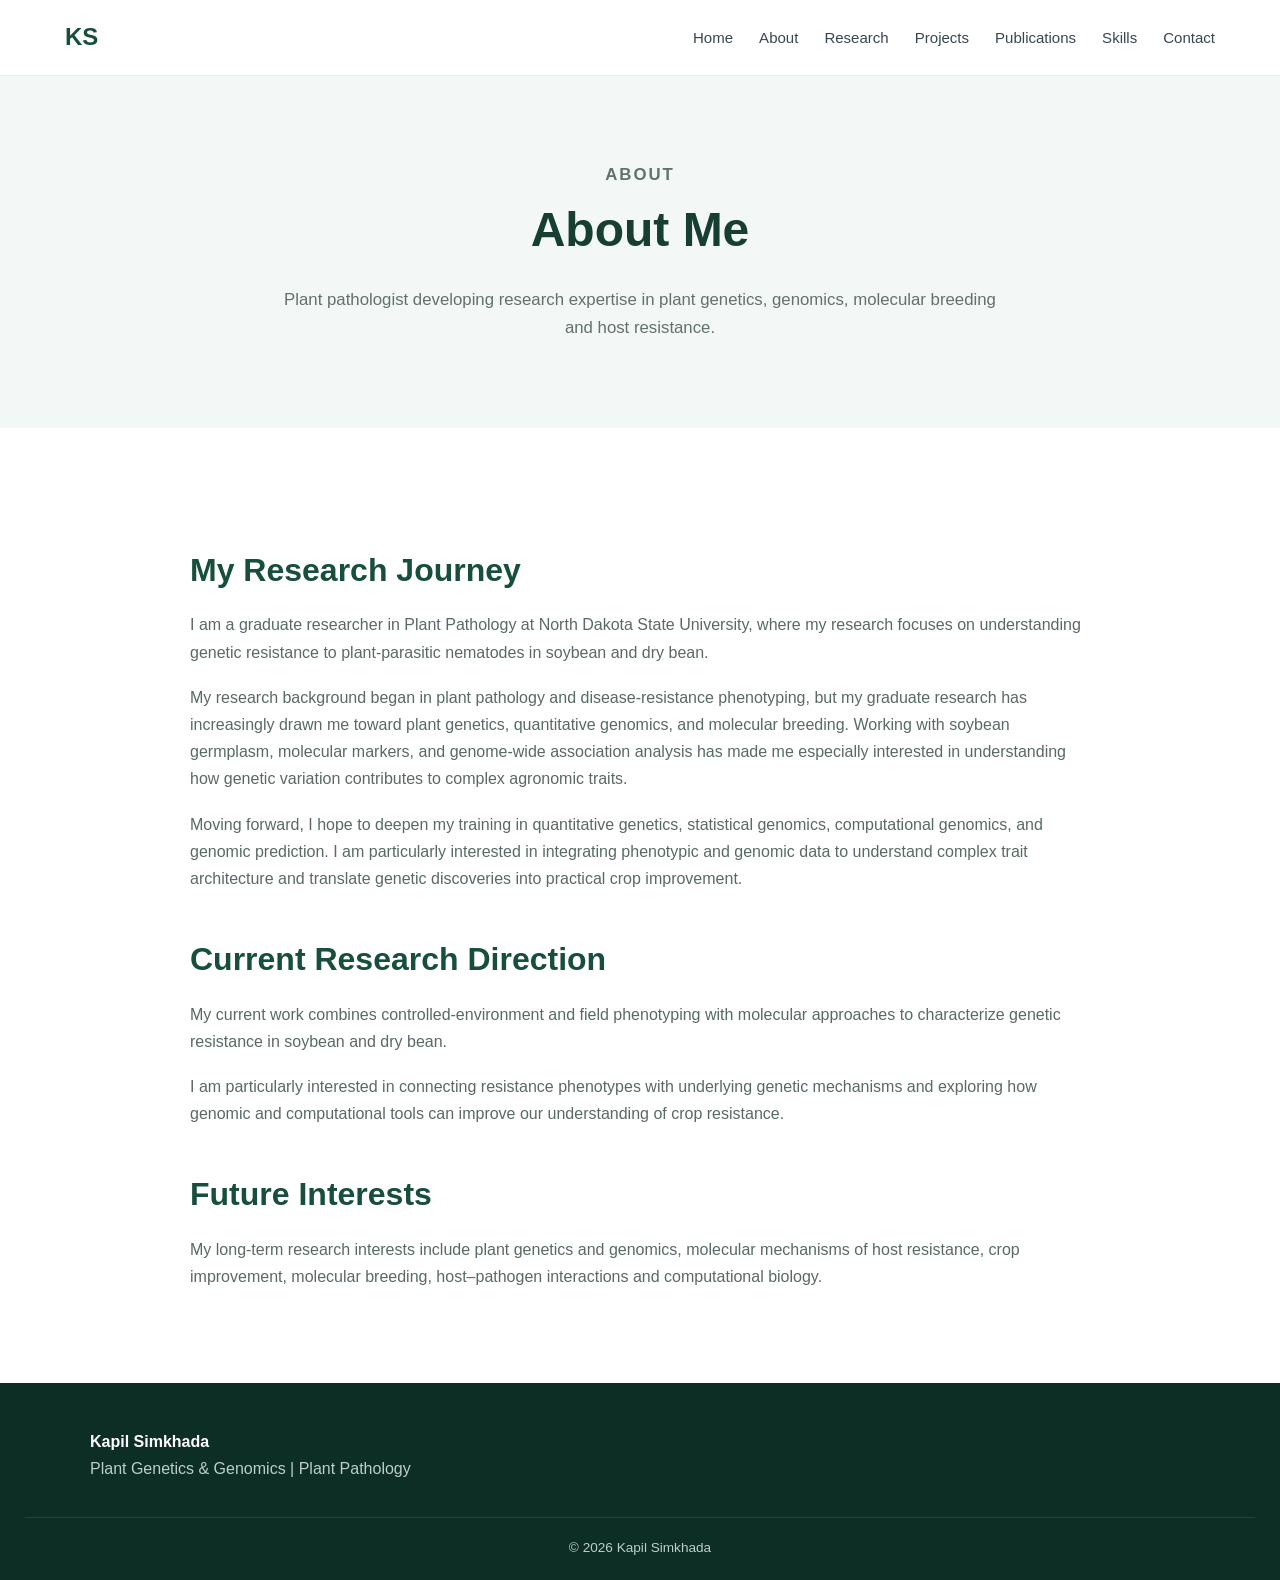
<file: about.html>
<!DOCTYPE html>
<html lang="en">

<head>

    <meta charset="UTF-8">

    <meta name="viewport"
          content="width=device-width, initial-scale=1.0">

    <title>
        About | Kapil Simkhada
    </title>

    <link rel="stylesheet"
          href="assets/css/style.css">

</head>


<body>


<header>

<nav class="navbar">

    <div class="logo">
        <a href="index.html">KS</a>
    </div>

    <ul class="nav-links">

        <li><a href="index.html">Home</a></li>

        <li><a href="about.html">About</a></li>

        <li><a href="research.html">Research</a></li>

        <li><a href="projects.html">Projects</a></li>

        <li><a href="publications.html">Publications</a></li>
        
        <li><a href="skills.html">Skills</a></li>

        <li><a href="contact.html">Contact</a></li>

    </ul>

    <button class="menu-toggle"
            id="menu-toggle">
        ☰
    </button>

</nav>

</header>


<section class="page-header">

    <p class="section-label">
        ABOUT
    </p>

    <h1>
        About Me
    </h1>

    <p>
        Plant pathologist developing research expertise
        in plant genetics, genomics, molecular breeding
        and host resistance.
    </p>

</section>


<main class="content-container">

    <h2>
        My Research Journey
    </h2>

    <p>
        I am a graduate researcher in Plant Pathology at
        North Dakota State University, where my research
        focuses on understanding genetic resistance to
        plant-parasitic nematodes in soybean and dry bean.
    </p>

    <p>
My research background began in plant pathology and disease-resistance
phenotyping, but my graduate research has increasingly drawn me toward
plant genetics, quantitative genomics, and molecular breeding. Working
with soybean germplasm, molecular markers, and genome-wide association
analysis has made me especially interested in understanding how genetic
variation contributes to complex agronomic traits.
    </p>

    <p>
Moving forward, I hope to deepen my training in quantitative genetics,
statistical genomics, computational genomics, and genomic prediction.
I am particularly interested in integrating phenotypic and genomic data
to understand complex trait architecture and translate genetic discoveries
into practical crop improvement.
    </p>


    <h2>
        Current Research Direction
    </h2>

    <p>
        My current work combines controlled-environment
        and field phenotyping with molecular approaches
        to characterize genetic resistance in soybean
        and dry bean.
    </p>

    <p>
        I am particularly interested in connecting
        resistance phenotypes with underlying genetic
        mechanisms and exploring how genomic and
        computational tools can improve our understanding
        of crop resistance.
    </p>


    <h2>
        Future Interests
    </h2>

    <p>
        My long-term research interests include plant
        genetics and genomics, molecular mechanisms of
        host resistance, crop improvement, molecular
        breeding, host–pathogen interactions and
        computational biology.
    </p>


</main>


<footer>

    <div class="footer-container">

        <div>

            <strong>
                Kapil Simkhada
            </strong>

            <p>
                Plant Genetics & Genomics |
                Plant Pathology
            </p>

        </div>

    </div>

    <p class="copyright">
        © <span id="year"></span>
        Kapil Simkhada
    </p>

</footer>


<script src="assets/js/main.js"></script>

</body>

</html>
</file>
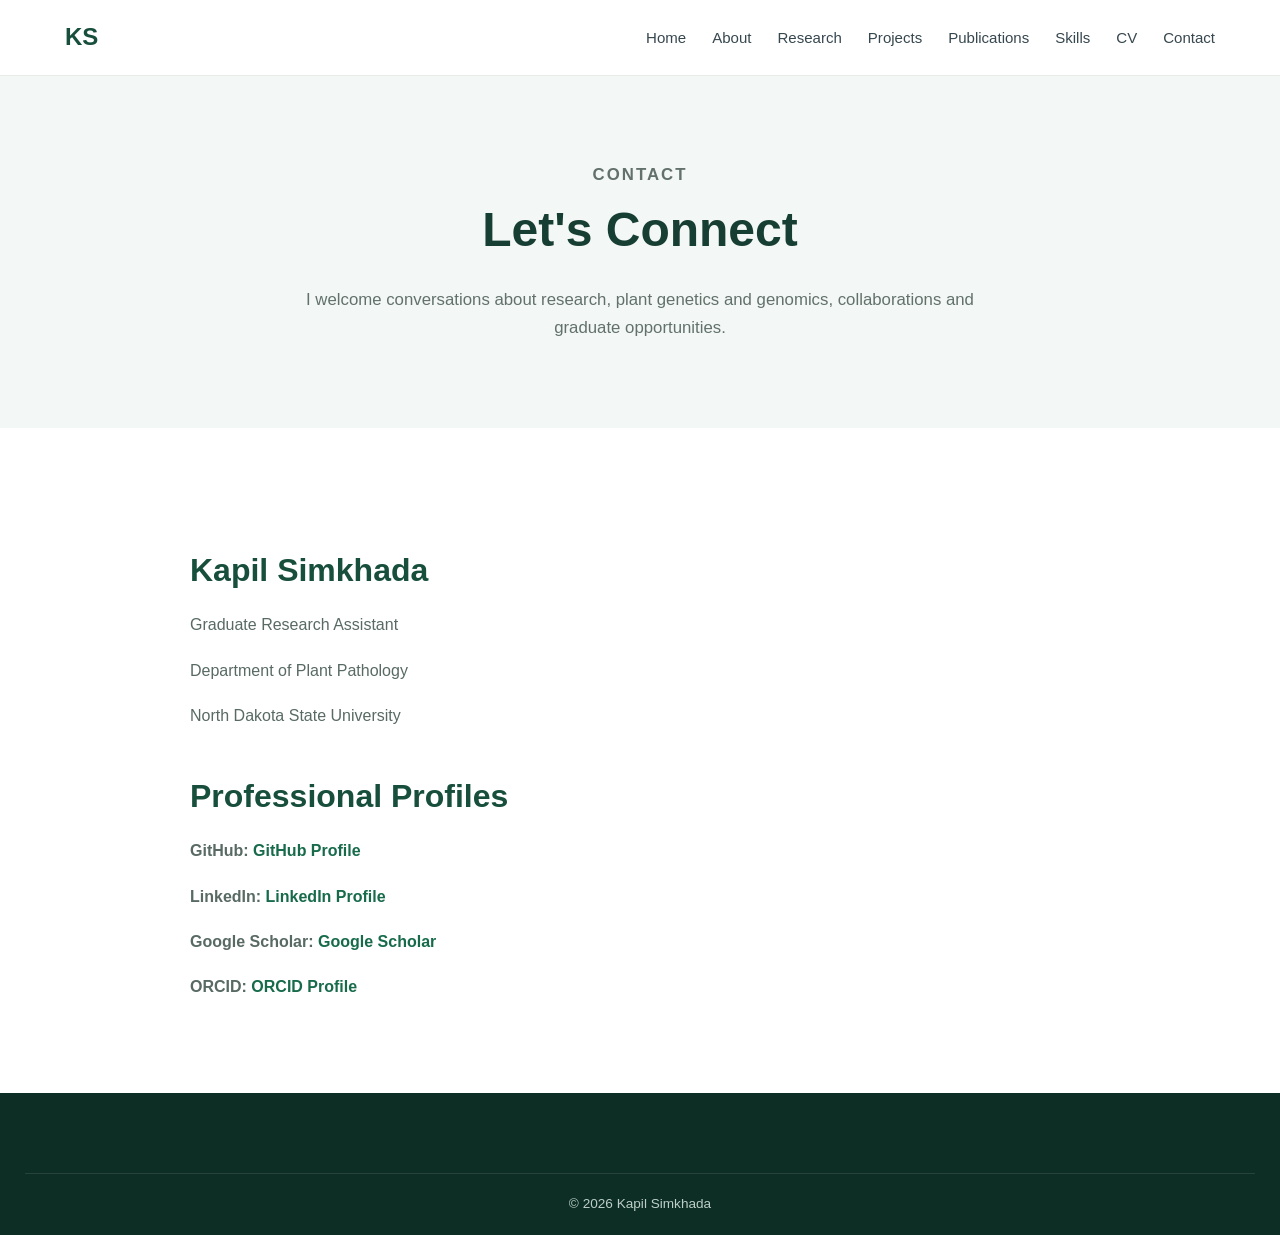
<file: contact.html>
<!DOCTYPE html>
<html lang="en">

<head>

<meta charset="UTF-8">

<meta name="viewport"
content="width=device-width, initial-scale=1.0">

<title>
Contact | Kapil Simkhada
</title>

<link rel="stylesheet"
href="assets/css/style.css">

</head>


<body>


<header>

<nav class="navbar">

<div class="logo">
<a href="index.html">KS</a>
</div>

<ul class="nav-links">

<li><a href="index.html">Home</a></li>
<li><a href="about.html">About</a></li>
<li><a href="research.html">Research</a></li>
<li><a href="projects.html">Projects</a></li>
<li><a href="publications.html">Publications</a></li>
<li><a href="skills.html">Skills</a></li>
<li><a href="cv.html">CV</a></li>
<li><a href="contact.html">Contact</a></li>

</ul>

<button
class="menu-toggle"
id="menu-toggle">
☰
</button>

</nav>

</header>


<section class="page-header">

<p class="section-label">
CONTACT
</p>

<h1>
Let's Connect
</h1>

<p>
I welcome conversations about research,
plant genetics and genomics,
collaborations and graduate opportunities.
</p>

</section>


<main class="content-container">


<h2>
Kapil Simkhada
</h2>

<p>
Graduate Research Assistant
</p>

<p>
Department of Plant Pathology
</p>

<p>
North Dakota State University
</p>


<h2>
Professional Profiles
</h2>


<p>

<strong>
GitHub:
</strong>

<a
href="YOUR-GITHUB-URL"
class="text-link"
target="_blank">

GitHub Profile

</a>

</p>


<p>

<strong>
LinkedIn:
</strong>

<a
href="YOUR-LINKEDIN-URL"
class="text-link"
target="_blank">

LinkedIn Profile

</a>

</p>


<p>

<strong>
Google Scholar:
</strong>

<a
href="YOUR-GOOGLE-SCHOLAR-URL"
class="text-link"
target="_blank">

Google Scholar

</a>

</p>


<p>

<strong>
ORCID:
</strong>

<a
href="YOUR-ORCID-URL"
class="text-link"
target="_blank">

ORCID Profile

</a>

</p>


</main>


<footer>

<p class="copyright">

© <span id="year"></span>
Kapil Simkhada

</p>

</footer>


<script src="assets/js/main.js"></script>

</body>

</html>
</file>
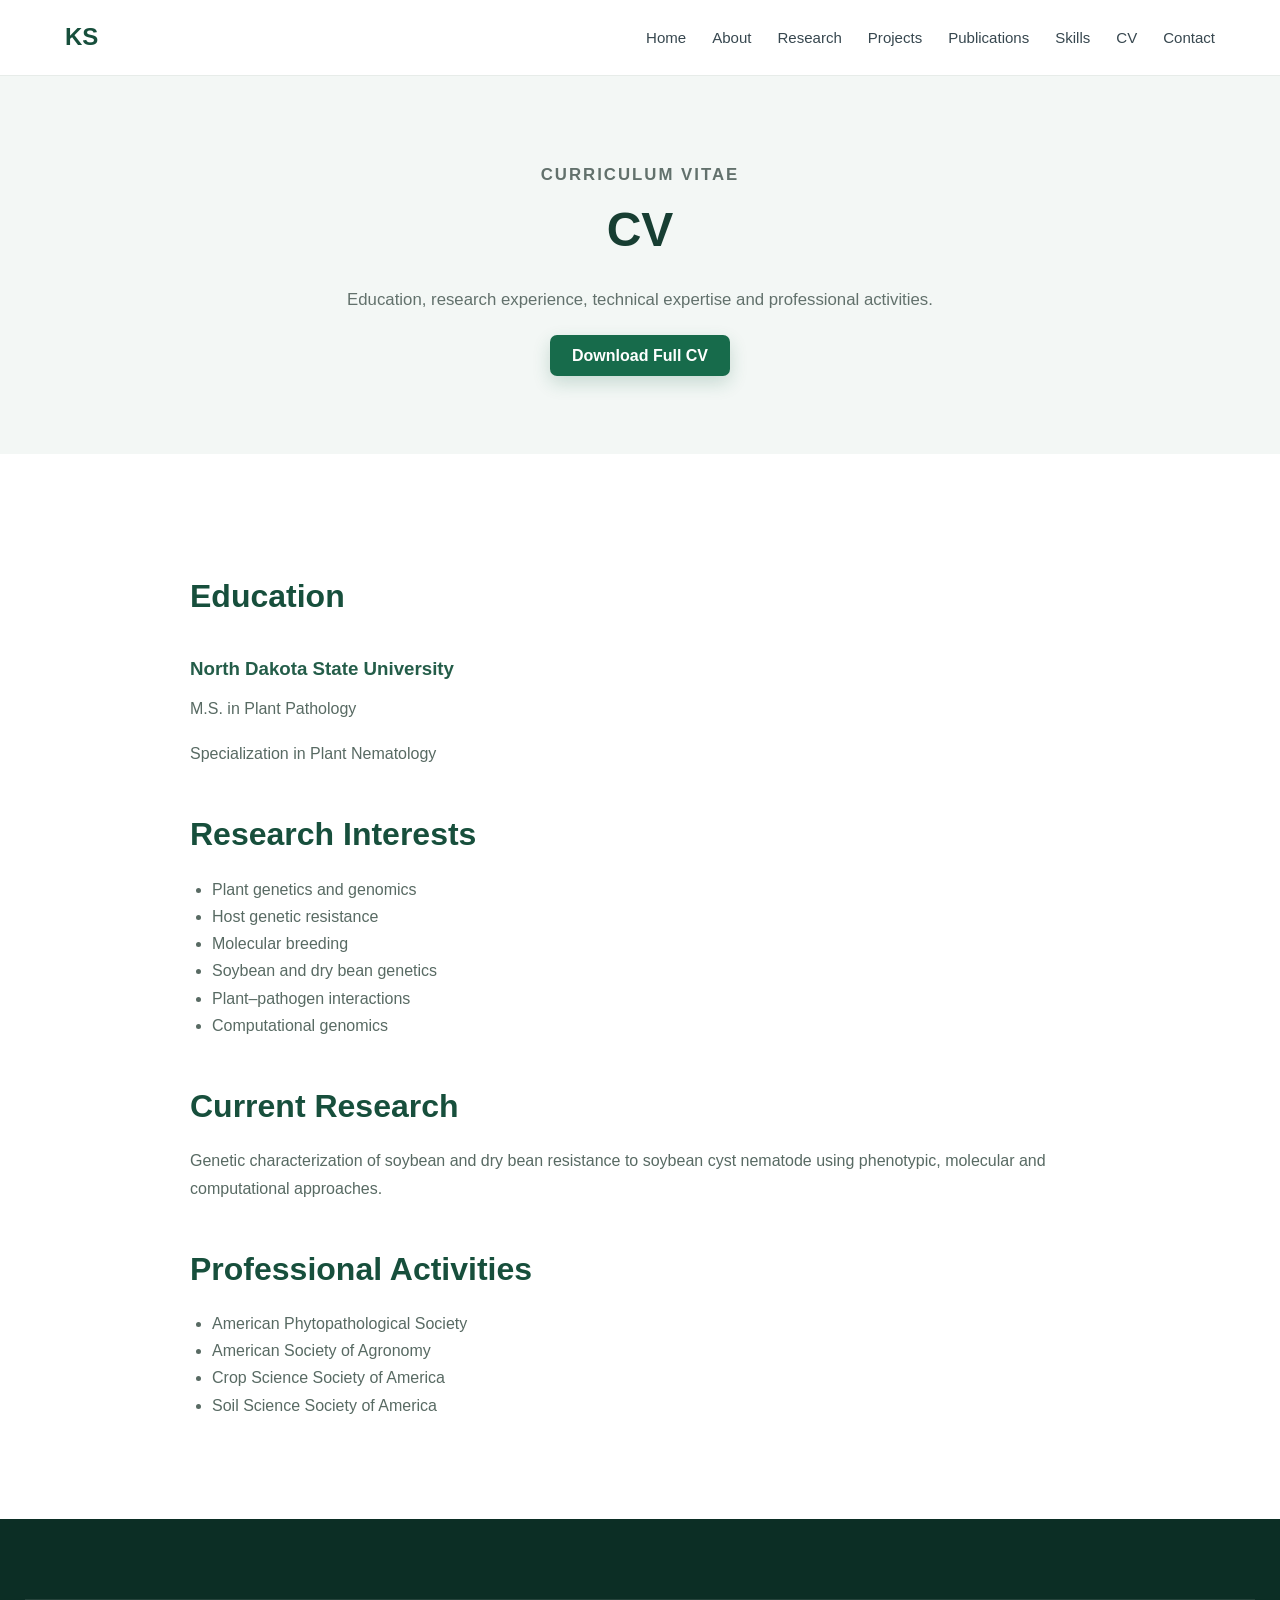
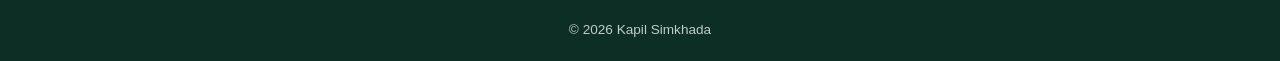
<file: cv.html>
<!DOCTYPE html>
<html lang="en">

<head>

<meta charset="UTF-8">

<meta name="viewport"
content="width=device-width, initial-scale=1.0">

<title>
CV | Kapil Simkhada
</title>

<link rel="stylesheet"
href="assets/css/style.css">

</head>


<body>


<header>

<nav class="navbar">

<div class="logo">
<a href="index.html">KS</a>
</div>

<ul class="nav-links">

<li><a href="index.html">Home</a></li>
<li><a href="about.html">About</a></li>
<li><a href="research.html">Research</a></li>
<li><a href="projects.html">Projects</a></li>
<li><a href="publications.html">Publications</a></li>
<li><a href="skills.html">Skills</a></li>
<li><a href="cv.html">CV</a></li>
<li><a href="contact.html">Contact</a></li>

</ul>

<button
class="menu-toggle"
id="menu-toggle">
☰
</button>

</nav>

</header>


<section class="page-header">

<p class="section-label">
CURRICULUM VITAE
</p>

<h1>
CV
</h1>

<p>
Education, research experience,
technical expertise and professional activities.
</p>

<br>

<a href="assets/files/Kapil_Simkhada_CV.pdf"
class="button primary-button"
target="_blank">

Download Full CV

</a>

</section>


<main class="content-container">


<h2>
Education
</h2>

<h3>
North Dakota State University
</h3>

<p>
M.S. in Plant Pathology
</p>

<p>
Specialization in Plant Nematology
</p>


<h2>
Research Interests
</h2>

<ul>

<li>
Plant genetics and genomics
</li>

<li>
Host genetic resistance
</li>

<li>
Molecular breeding
</li>

<li>
Soybean and dry bean genetics
</li>

<li>
Plant–pathogen interactions
</li>

<li>
Computational genomics
</li>

</ul>


<h2>
Current Research
</h2>

<p>
Genetic characterization of soybean and
dry bean resistance to soybean cyst nematode
using phenotypic, molecular and computational
approaches.
</p>


<h2>
Professional Activities
</h2>

<ul>

<li>
American Phytopathological Society
</li>

<li>
American Society of Agronomy
</li>

<li>
Crop Science Society of America
</li>

<li>
Soil Science Society of America
</li>

</ul>


</main>


<footer>

<p class="copyright">

© <span id="year"></span>
Kapil Simkhada

</p>

</footer>


<script src="assets/js/main.js"></script>

</body>

</html>
</file>
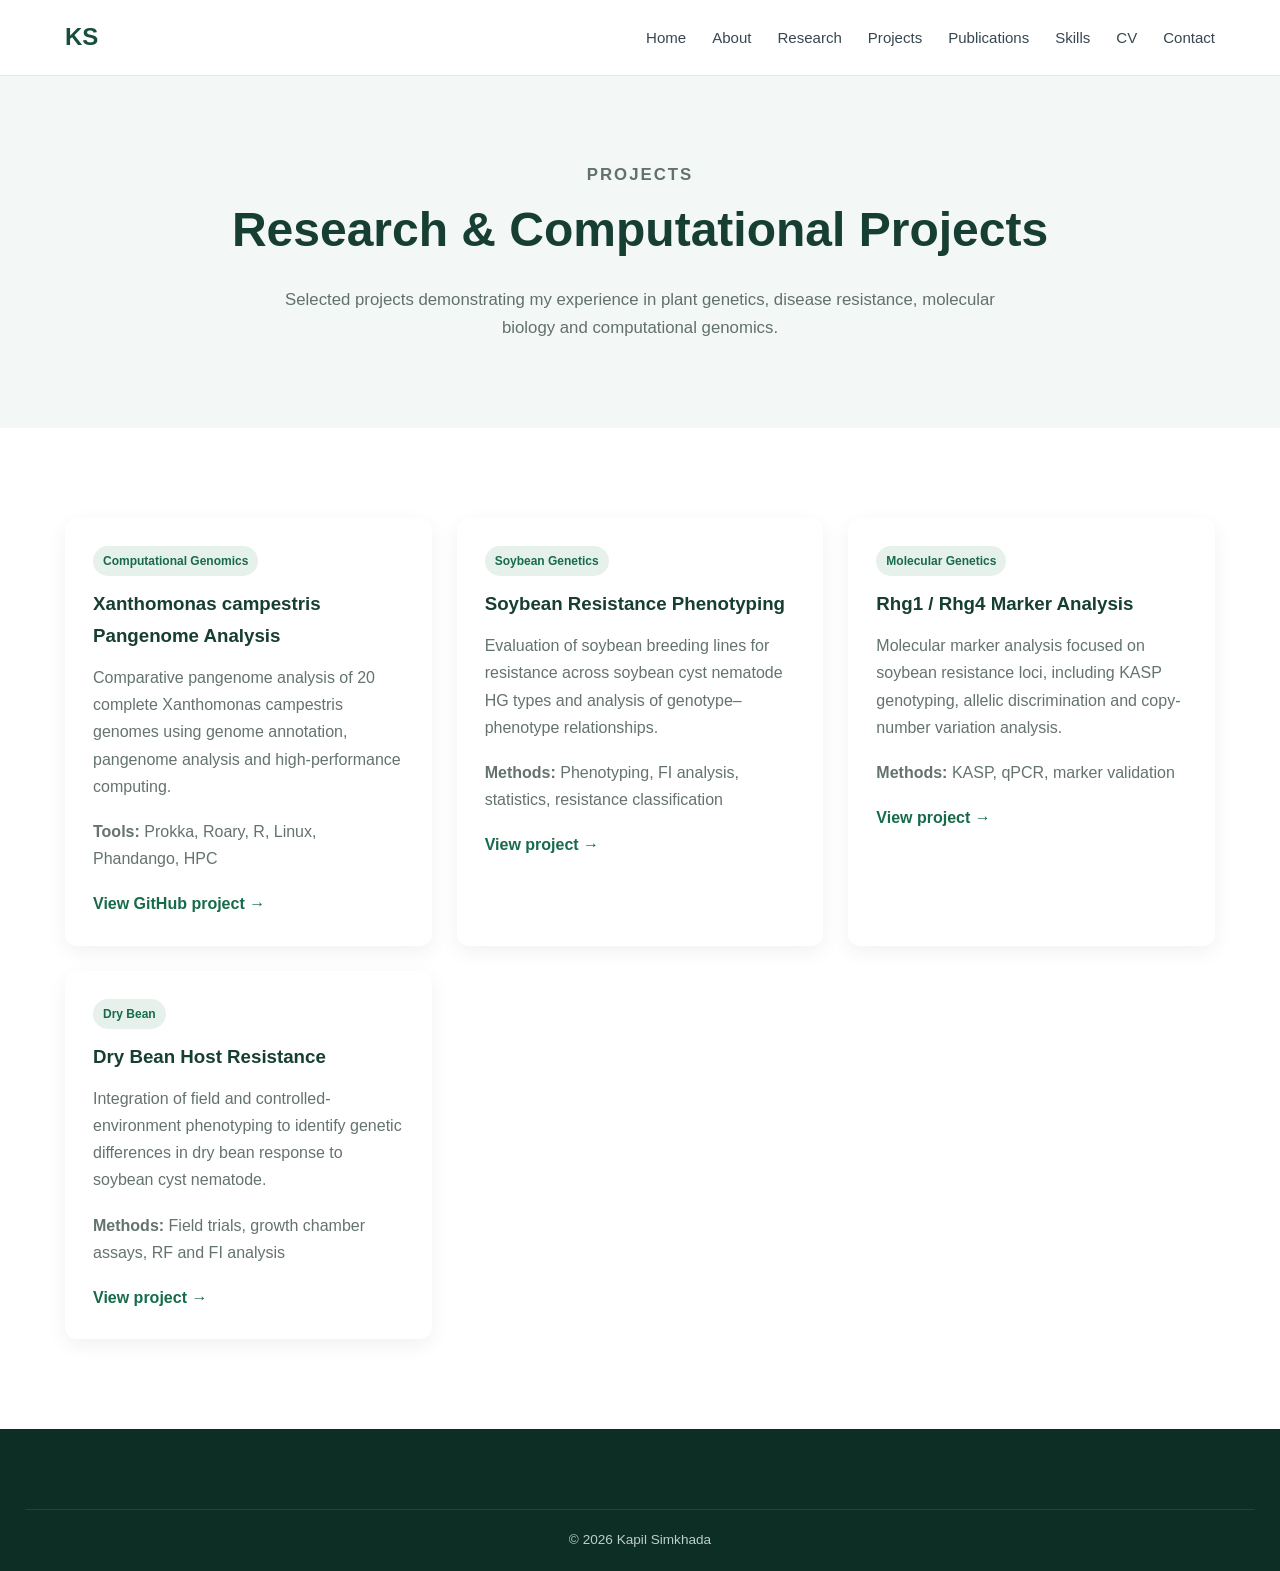
<file: projects.html>
<!DOCTYPE html>

<html lang="en">

<head>

<meta charset="UTF-8">

<meta name="viewport"
content="width=device-width, initial-scale=1.0">

<title>
Projects | Kapil Simkhada
</title>

<link rel="stylesheet"
href="assets/css/style.css">

</head>


<body>


<header>

<nav class="navbar">

<div class="logo">
<a href="index.html">KS</a>
</div>

<ul class="nav-links">

<li><a href="index.html">Home</a></li>
<li><a href="about.html">About</a></li>
<li><a href="research.html">Research</a></li>
<li><a href="projects.html">Projects</a></li>
<li><a href="publications.html">Publications</a></li>
<li><a href="skills.html">Skills</a></li>
<li><a href="cv.html">CV</a></li>
<li><a href="contact.html">Contact</a></li>

</ul>

<button
class="menu-toggle"
id="menu-toggle">

☰

</button>

</nav>

</header>


<section class="page-header">

<p class="section-label">
PROJECTS
</p>

<h1>
Research & Computational Projects
</h1>

<p>
Selected projects demonstrating my experience
in plant genetics, disease resistance,
molecular biology and computational genomics.
</p>

</section>


<section class="section">

<div class="research-grid">


<article class="research-card">

<div class="research-card-content">

<span class="tag">
Computational Genomics
</span>

<h3>
Xanthomonas campestris
Pangenome Analysis
</h3>

<p>
Comparative pangenome analysis of 20 complete
Xanthomonas campestris genomes using genome
annotation, pangenome analysis and
high-performance computing.
</p>

<p>
<strong>
Tools:
</strong>

Prokka, Roary, R, Linux,
Phandango, HPC

</p>

<a href="YOUR-GITHUB-PROJECT-URL">
View GitHub project →
</a>

</div>

</article>



<article class="research-card">

<div class="research-card-content">

<span class="tag">
Soybean Genetics
</span>

<h3>
Soybean Resistance Phenotyping
</h3>

<p>
Evaluation of soybean breeding lines for
resistance across soybean cyst nematode
HG types and analysis of genotype–phenotype
relationships.
</p>

<p>
<strong>
Methods:
</strong>

Phenotyping, FI analysis,
statistics, resistance classification

</p>

<a href="YOUR-GITHUB-PROJECT-URL">
View project →
</a>

</div>

</article>



<article class="research-card">

<div class="research-card-content">

<span class="tag">
Molecular Genetics
</span>

<h3>
Rhg1 / Rhg4 Marker Analysis
</h3>

<p>
Molecular marker analysis focused on soybean
resistance loci, including KASP genotyping,
allelic discrimination and copy-number
variation analysis.
</p>

<p>
<strong>
Methods:
</strong>

KASP, qPCR,
marker validation

</p>

<a href="YOUR-GITHUB-PROJECT-URL">
View project →
</a>

</div>

</article>



<article class="research-card">

<div class="research-card-content">

<span class="tag">
Dry Bean
</span>

<h3>
Dry Bean Host Resistance
</h3>

<p>
Integration of field and controlled-environment
phenotyping to identify genetic differences
in dry bean response to soybean cyst nematode.
</p>

<p>
<strong>
Methods:
</strong>

Field trials, growth chamber assays,
RF and FI analysis

</p>

<a href="YOUR-GITHUB-PROJECT-URL">
View project →
</a>

</div>

</article>


</div>

</section>


<footer>

<p class="copyright">

© <span id="year"></span>
Kapil Simkhada

</p>

</footer>


<script src="assets/js/main.js"></script>

</body>

</html>
</file>
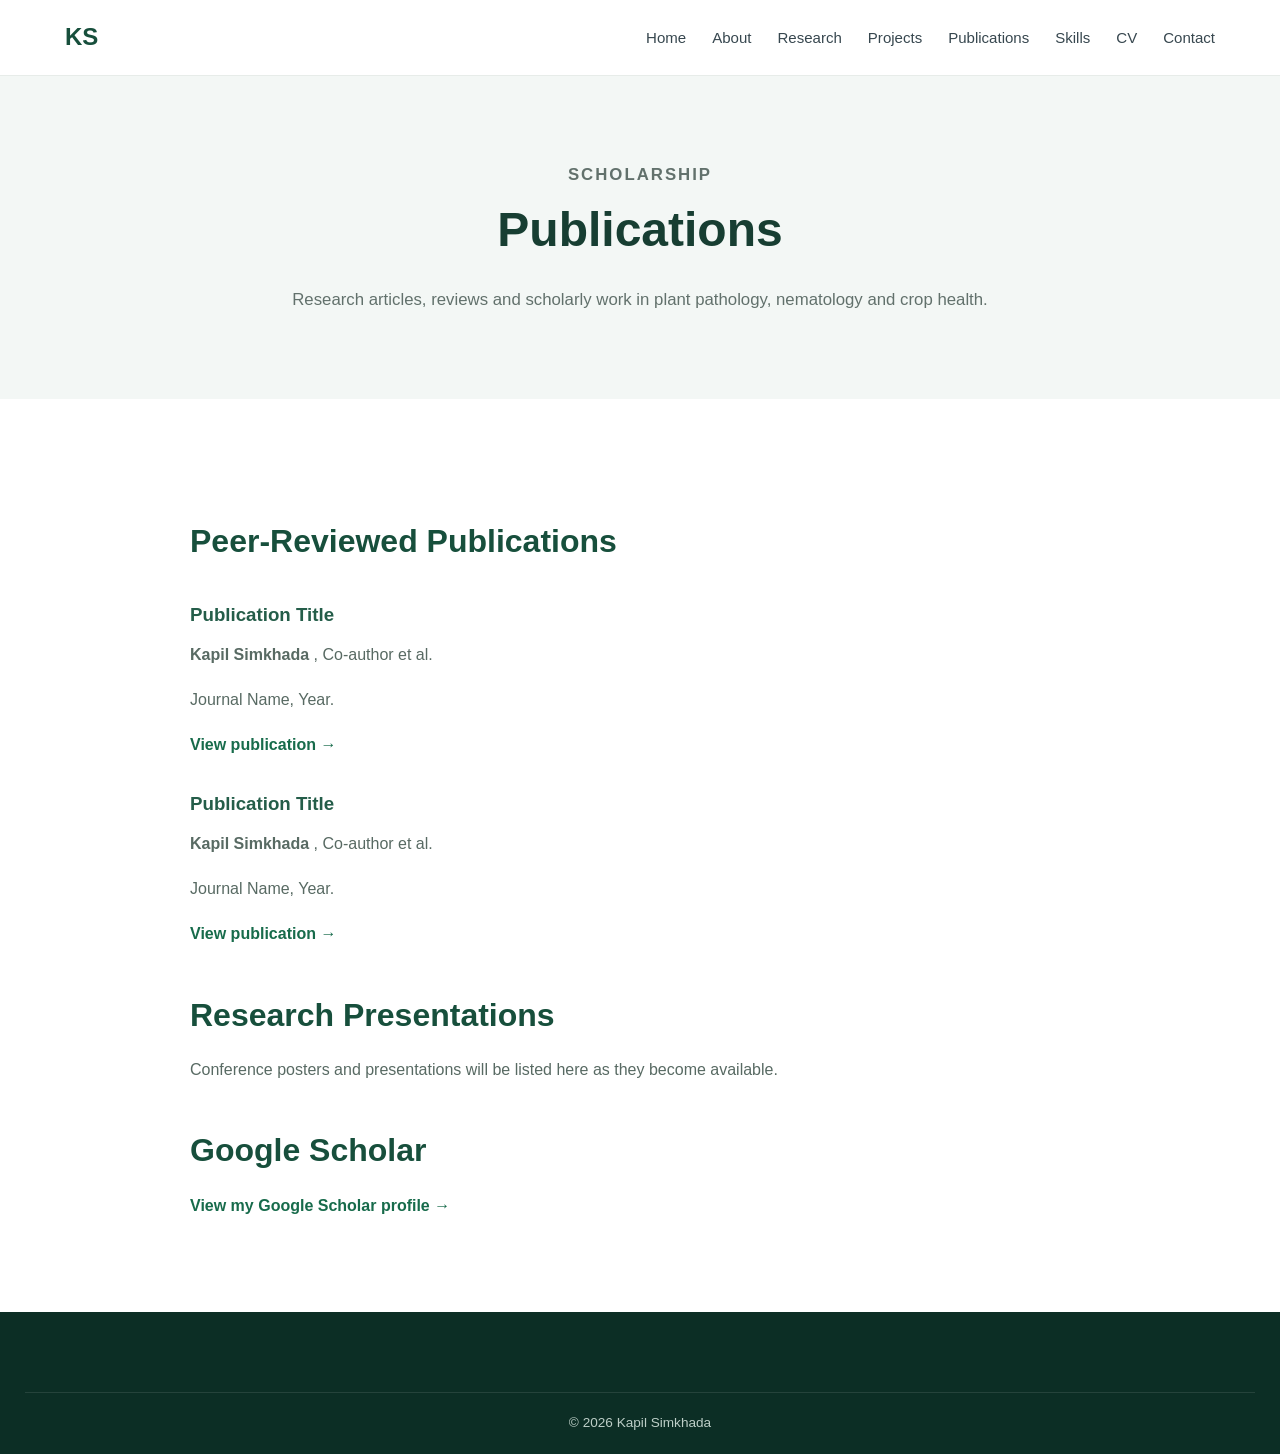
<file: publications.html>
<!DOCTYPE html>
<html lang="en">

<head>

<meta charset="UTF-8">

<meta name="viewport"
content="width=device-width, initial-scale=1.0">

<title>
Publications | Kapil Simkhada
</title>

<link rel="stylesheet"
href="assets/css/style.css">

</head>


<body>


<header>

<nav class="navbar">

<div class="logo">
<a href="index.html">KS</a>
</div>

<ul class="nav-links">

<li><a href="index.html">Home</a></li>
<li><a href="about.html">About</a></li>
<li><a href="research.html">Research</a></li>
<li><a href="projects.html">Projects</a></li>
<li><a href="publications.html">Publications</a></li>
<li><a href="skills.html">Skills</a></li>
<li><a href="cv.html">CV</a></li>
<li><a href="contact.html">Contact</a></li>

</ul>

<button
class="menu-toggle"
id="menu-toggle">
☰
</button>

</nav>

</header>


<section class="page-header">

<p class="section-label">
SCHOLARSHIP
</p>

<h1>
Publications
</h1>

<p>
Research articles, reviews and scholarly work
in plant pathology, nematology and crop health.
</p>

</section>


<main class="content-container">


<h2>
Peer-Reviewed Publications
</h2>


<h3>
Publication Title
</h3>

<p>

<strong>
Kapil Simkhada
</strong>,
Co-author et al.

</p>

<p>

Journal Name,
Year.

</p>

<p>

<a href="ARTICLE-LINK"
class="text-link">

View publication →

</a>

</p>



<h3>
Publication Title
</h3>

<p>

<strong>
Kapil Simkhada
</strong>,
Co-author et al.

</p>

<p>

Journal Name,
Year.

</p>

<p>

<a href="ARTICLE-LINK"
class="text-link">

View publication →

</a>

</p>



<h2>
Research Presentations
</h2>

<p>
Conference posters and presentations will
be listed here as they become available.
</p>


<h2>
Google Scholar
</h2>

<p>

<a href="YOUR-GOOGLE-SCHOLAR-URL"
class="text-link">

View my Google Scholar profile →

</a>

</p>


</main>


<footer>

<p class="copyright">

© <span id="year"></span>
Kapil Simkhada

</p>

</footer>


<script src="assets/js/main.js"></script>

</body>

</html>
</file>
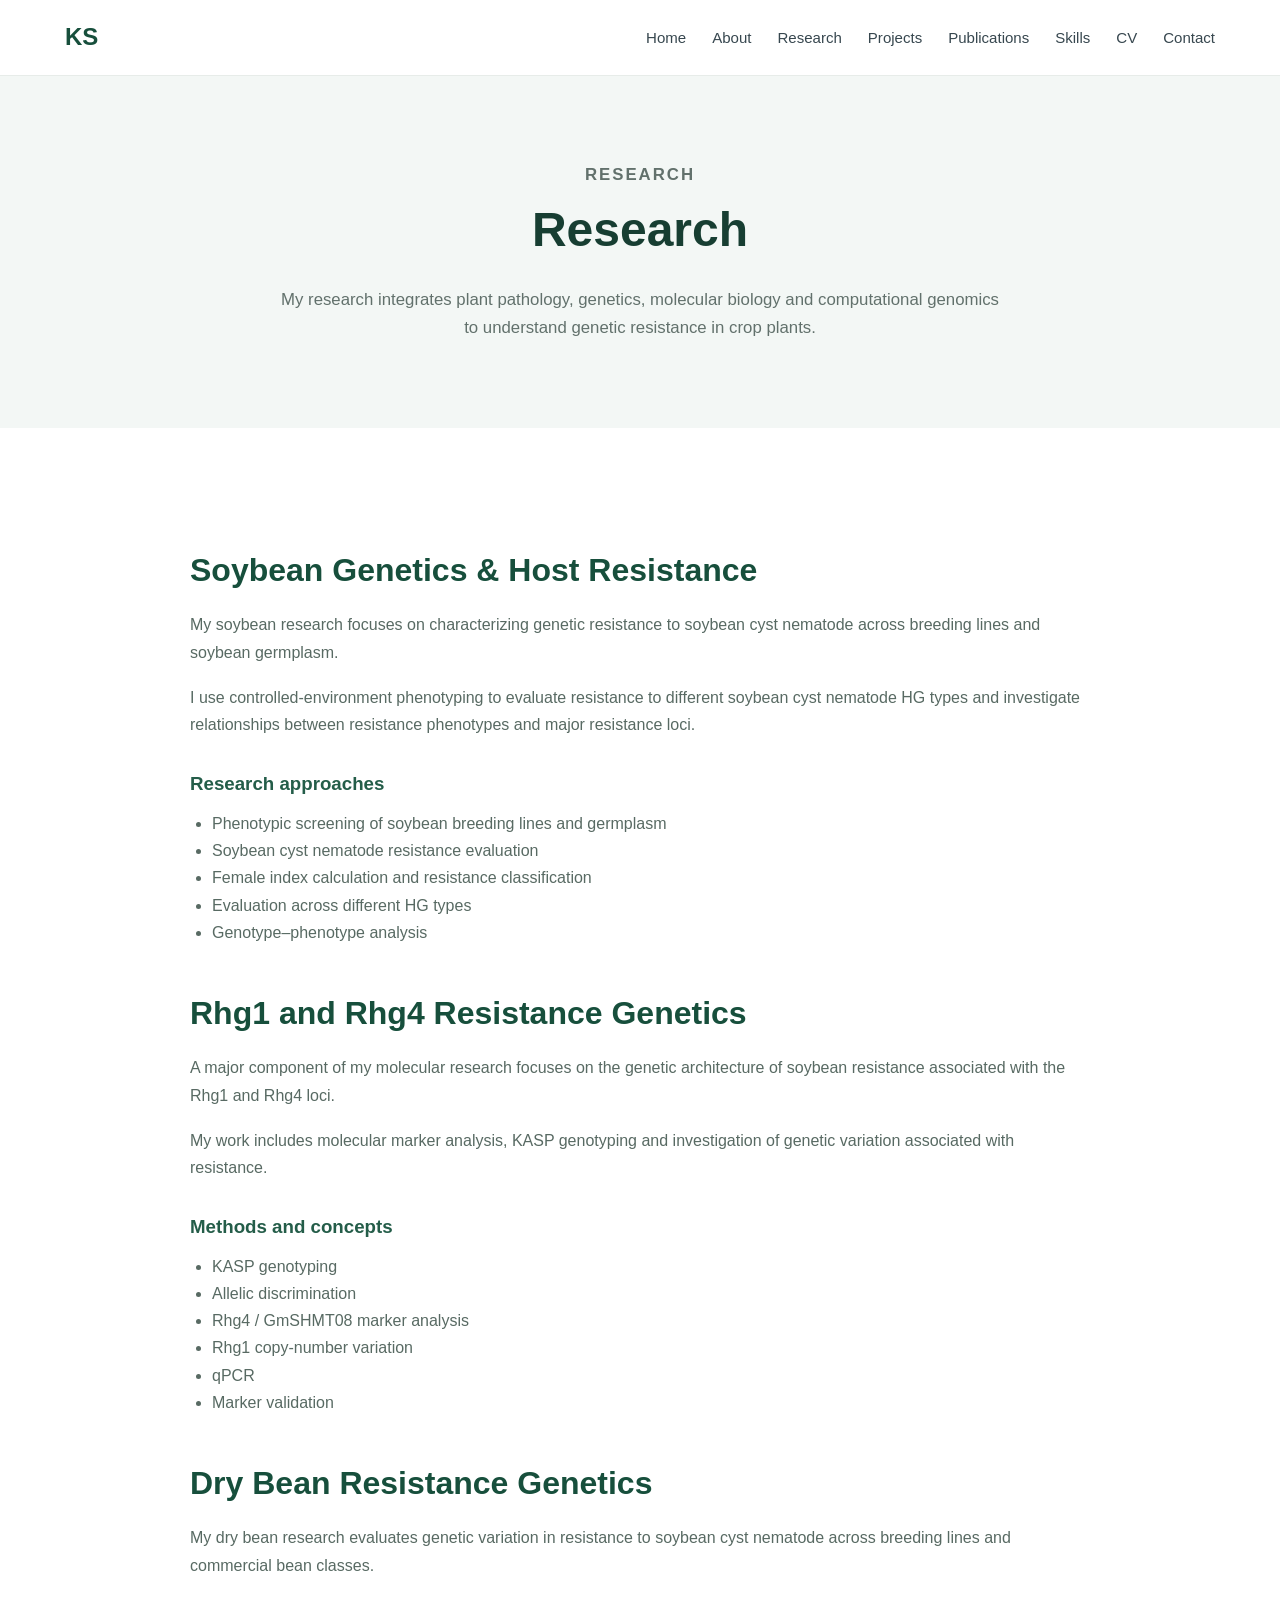
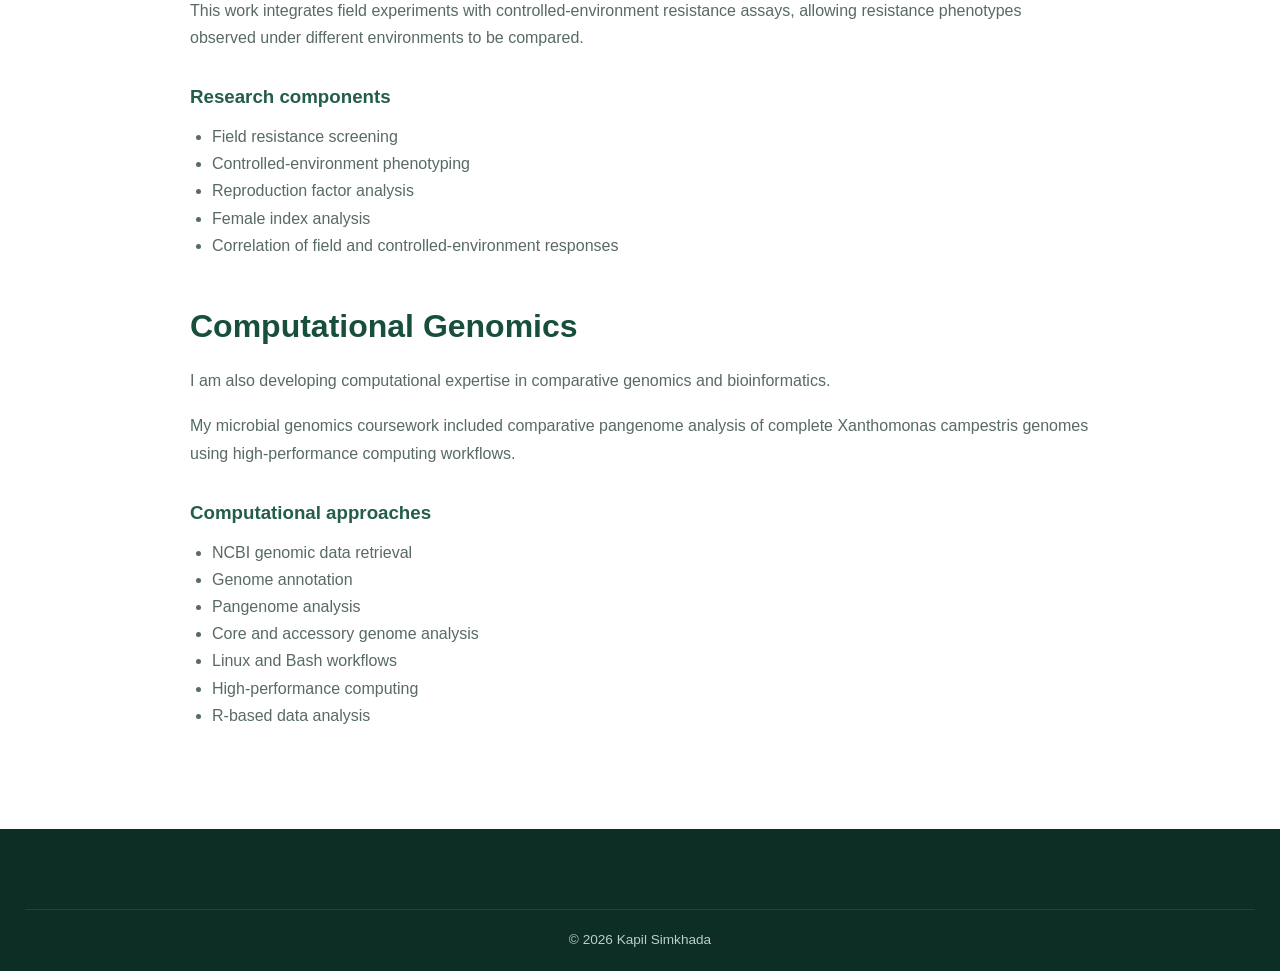
<file: research.html>
<!DOCTYPE html>

<html lang="en">

<head>

<meta charset="UTF-8">

<meta name="viewport"
content="width=device-width, initial-scale=1.0">

<title>
Research | Kapil Simkhada
</title>

<link rel="stylesheet"
href="assets/css/style.css">

</head>


<body>


<header>

<nav class="navbar">

<div class="logo">

<a href="index.html">
KS
</a>

</div>


<ul class="nav-links">

<li><a href="index.html">Home</a></li>

<li><a href="about.html">About</a></li>

<li><a href="research.html">Research</a></li>

<li><a href="projects.html">Projects</a></li>

<li><a href="publications.html">Publications</a></li>

<li><a href="skills.html">Skills</a></li>

<li><a href="cv.html">CV</a></li>

<li><a href="contact.html">Contact</a></li>

</ul>


<button
class="menu-toggle"
id="menu-toggle">

☰

</button>

</nav>

</header>


<section class="page-header">

<p class="section-label">
RESEARCH
</p>

<h1>
Research
</h1>

<p>
My research integrates plant pathology,
genetics, molecular biology and computational
genomics to understand genetic resistance
in crop plants.
</p>

</section>


<main class="content-container">


<h2>
Soybean Genetics & Host Resistance
</h2>

<p>
My soybean research focuses on characterizing
genetic resistance to soybean cyst nematode
across breeding lines and soybean germplasm.
</p>

<p>
I use controlled-environment phenotyping to
evaluate resistance to different soybean cyst
nematode HG types and investigate relationships
between resistance phenotypes and major
resistance loci.
</p>


<h3>
Research approaches
</h3>

<ul>

<li>
Phenotypic screening of soybean breeding lines
and germplasm
</li>

<li>
Soybean cyst nematode resistance evaluation
</li>

<li>
Female index calculation and resistance
classification
</li>

<li>
Evaluation across different HG types
</li>

<li>
Genotype–phenotype analysis
</li>

</ul>



<h2>
Rhg1 and Rhg4 Resistance Genetics
</h2>

<p>
A major component of my molecular research
focuses on the genetic architecture of soybean
resistance associated with the Rhg1 and Rhg4
loci.
</p>

<p>
My work includes molecular marker analysis,
KASP genotyping and investigation of genetic
variation associated with resistance.
</p>


<h3>
Methods and concepts
</h3>

<ul>

<li>
KASP genotyping
</li>

<li>
Allelic discrimination
</li>

<li>
Rhg4 / GmSHMT08 marker analysis
</li>

<li>
Rhg1 copy-number variation
</li>

<li>
qPCR
</li>

<li>
Marker validation
</li>

</ul>



<h2>
Dry Bean Resistance Genetics
</h2>

<p>
My dry bean research evaluates genetic
variation in resistance to soybean cyst
nematode across breeding lines and commercial
bean classes.
</p>

<p>
This work integrates field experiments with
controlled-environment resistance assays,
allowing resistance phenotypes observed under
different environments to be compared.
</p>


<h3>
Research components
</h3>

<ul>

<li>
Field resistance screening
</li>

<li>
Controlled-environment phenotyping
</li>

<li>
Reproduction factor analysis
</li>

<li>
Female index analysis
</li>

<li>
Correlation of field and controlled-environment
responses
</li>

</ul>



<h2>
Computational Genomics
</h2>

<p>
I am also developing computational expertise
in comparative genomics and bioinformatics.
</p>

<p>
My microbial genomics coursework included
comparative pangenome analysis of complete
Xanthomonas campestris genomes using
high-performance computing workflows.
</p>


<h3>
Computational approaches
</h3>

<ul>

<li>
NCBI genomic data retrieval
</li>

<li>
Genome annotation
</li>

<li>
Pangenome analysis
</li>

<li>
Core and accessory genome analysis
</li>

<li>
Linux and Bash workflows
</li>

<li>
High-performance computing
</li>

<li>
R-based data analysis
</li>

</ul>


</main>


<footer>

<p class="copyright">

© <span id="year"></span>
Kapil Simkhada

</p>

</footer>


<script src="assets/js/main.js"></script>

</body>

</html>
</file>
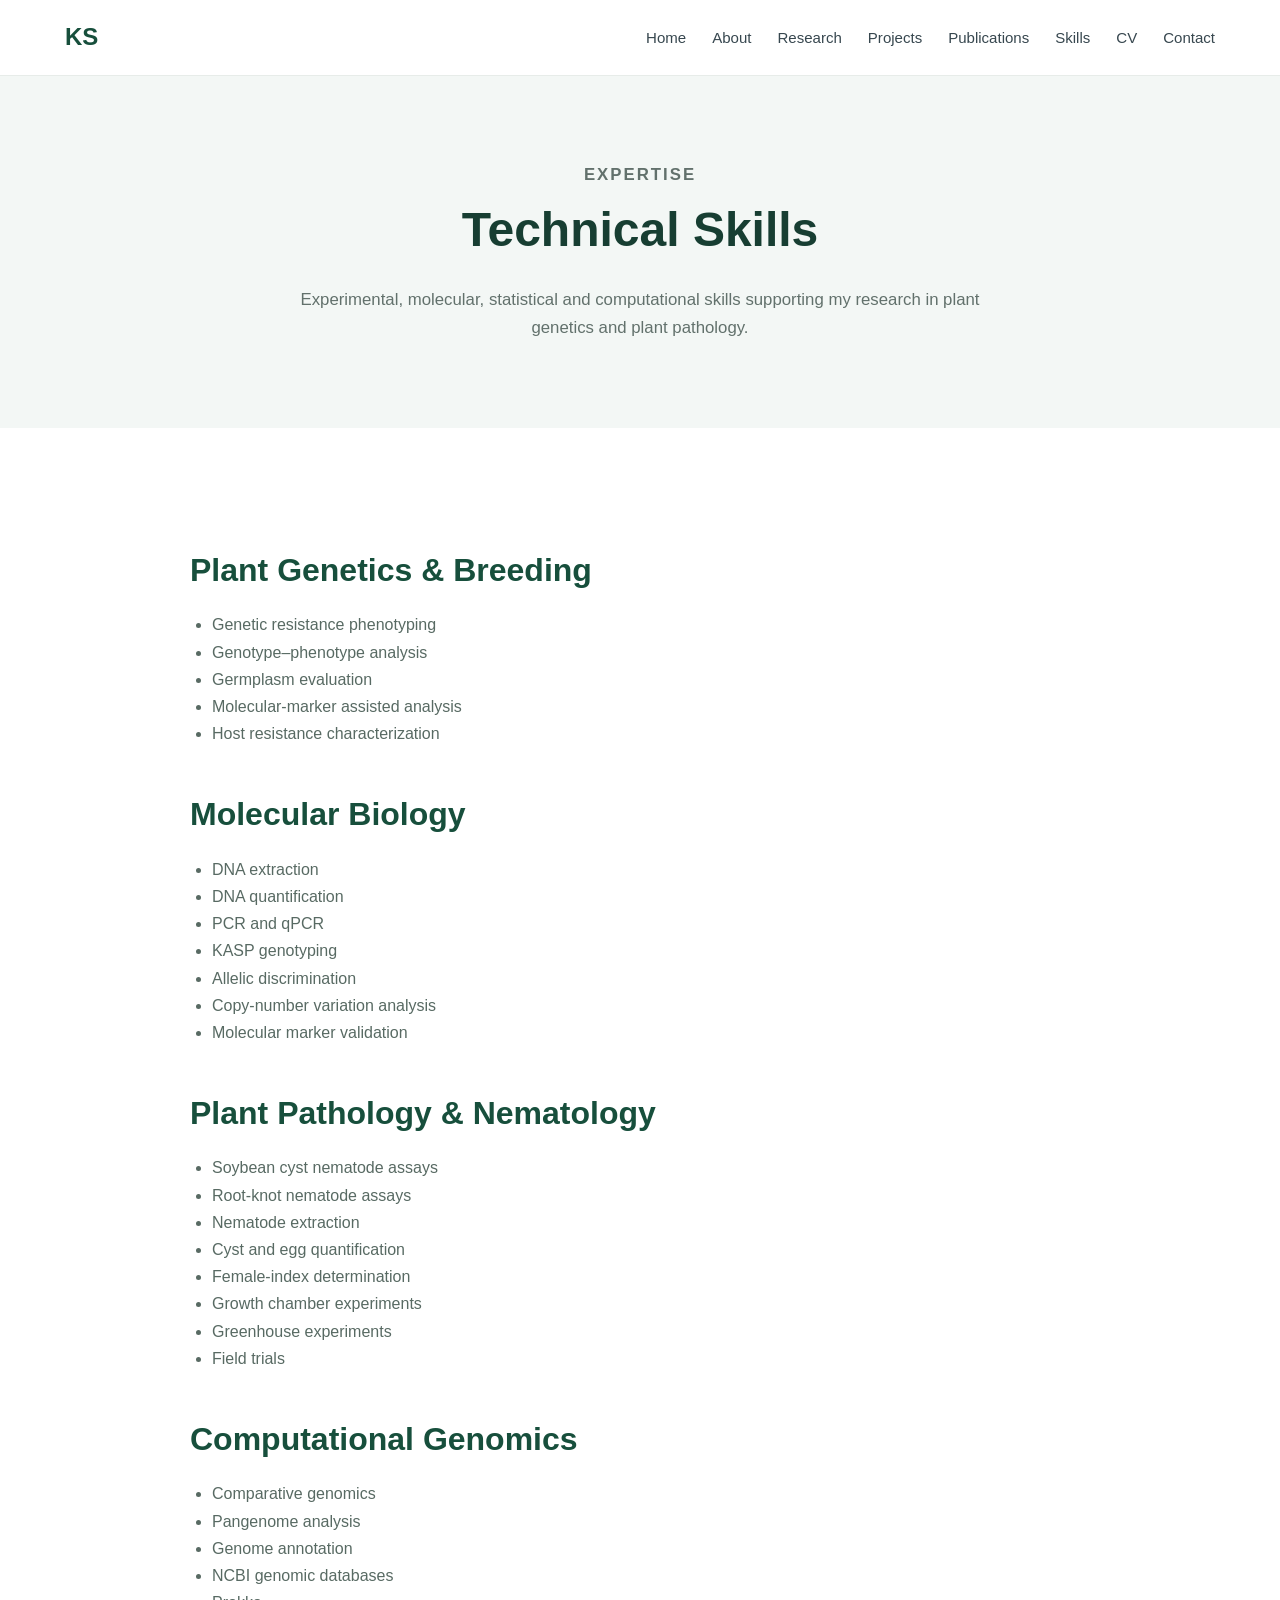
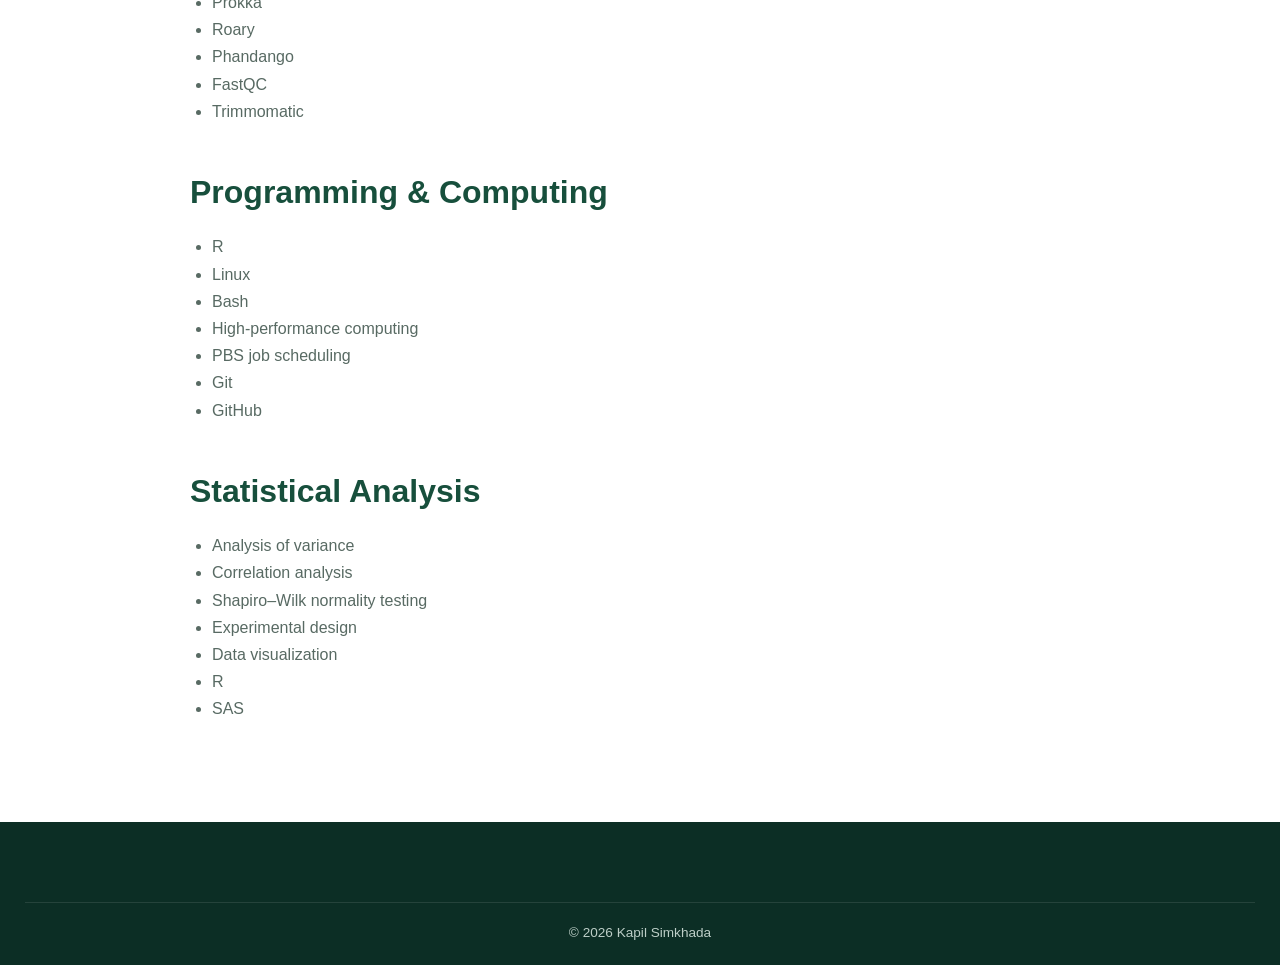
<file: skills.html>
<!DOCTYPE html>

<html lang="en">

<head>

<meta charset="UTF-8">

<meta name="viewport"
content="width=device-width, initial-scale=1.0">

<title>
Skills | Kapil Simkhada
</title>

<link rel="stylesheet"
href="assets/css/style.css">

</head>


<body>


<header>

<nav class="navbar">

<div class="logo">
<a href="index.html">KS</a>
</div>

<ul class="nav-links">

<li><a href="index.html">Home</a></li>
<li><a href="about.html">About</a></li>
<li><a href="research.html">Research</a></li>
<li><a href="projects.html">Projects</a></li>
<li><a href="publications.html">Publications</a></li>
<li><a href="skills.html">Skills</a></li>
<li><a href="cv.html">CV</a></li>
<li><a href="contact.html">Contact</a></li>

</ul>

<button
class="menu-toggle"
id="menu-toggle">

☰

</button>

</nav>

</header>


<section class="page-header">

<p class="section-label">
EXPERTISE
</p>

<h1>
Technical Skills
</h1>

<p>
Experimental, molecular, statistical and
computational skills supporting my research
in plant genetics and plant pathology.
</p>

</section>


<main class="content-container">


<h2>
Plant Genetics & Breeding
</h2>

<ul>

<li>
Genetic resistance phenotyping
</li>

<li>
Genotype–phenotype analysis
</li>

<li>
Germplasm evaluation
</li>

<li>
Molecular-marker assisted analysis
</li>

<li>
Host resistance characterization
</li>

</ul>



<h2>
Molecular Biology
</h2>

<ul>

<li>
DNA extraction
</li>

<li>
DNA quantification
</li>

<li>
PCR and qPCR
</li>

<li>
KASP genotyping
</li>

<li>
Allelic discrimination
</li>

<li>
Copy-number variation analysis
</li>

<li>
Molecular marker validation
</li>

</ul>



<h2>
Plant Pathology & Nematology
</h2>

<ul>

<li>
Soybean cyst nematode assays
</li>

<li>
Root-knot nematode assays
</li>

<li>
Nematode extraction
</li>

<li>
Cyst and egg quantification
</li>

<li>
Female-index determination
</li>

<li>
Growth chamber experiments
</li>

<li>
Greenhouse experiments
</li>

<li>
Field trials
</li>

</ul>



<h2>
Computational Genomics
</h2>

<ul>

<li>
Comparative genomics
</li>

<li>
Pangenome analysis
</li>

<li>
Genome annotation
</li>

<li>
NCBI genomic databases
</li>

<li>
Prokka
</li>

<li>
Roary
</li>

<li>
Phandango
</li>

<li>
FastQC
</li>

<li>
Trimmomatic
</li>

</ul>



<h2>
Programming & Computing
</h2>

<ul>

<li>
R
</li>

<li>
Linux
</li>

<li>
Bash
</li>

<li>
High-performance computing
</li>

<li>
PBS job scheduling
</li>

<li>
Git
</li>

<li>
GitHub
</li>

</ul>



<h2>
Statistical Analysis
</h2>

<ul>

<li>
Analysis of variance
</li>

<li>
Correlation analysis
</li>

<li>
Shapiro–Wilk normality testing
</li>

<li>
Experimental design
</li>

<li>
Data visualization
</li>

<li>
R
</li>

<li>
SAS
</li>

</ul>


</main>


<footer>

<p class="copyright">

© <span id="year"></span>
Kapil Simkhada

</p>

</footer>


<script src="assets/js/main.js"></script>

</body>

</html>
</file>
<file: assets/css/style.css>
/* ================================
   GLOBAL SETTINGS
================================ */

* {
    margin: 0;
    padding: 0;
    box-sizing: border-box;
}

html {
    scroll-behavior: smooth;
}

body {
    font-family:
        -apple-system,
        BlinkMacSystemFont,
        "Segoe UI",
        Roboto,
        Helvetica,
        Arial,
        sans-serif;

    line-height: 1.7;
    color: #263238;
    background: #ffffff;
}

a {
    text-decoration: none;
    color: inherit;
}

img {
    max-width: 100%;
    display: block;
}


/* ================================
   NAVIGATION
================================ */

header {
    background: rgba(255, 255, 255, 0.96);
    border-bottom: 1px solid #e7ece9;
    position: sticky;
    top: 0;
    z-index: 1000;
}

.navbar {
    max-width: 1200px;
    margin: auto;
    padding: 17px 25px;

    display: flex;
    justify-content: space-between;
    align-items: center;
}

.logo a {
    font-size: 1.5rem;
    font-weight: 800;

    color: #174f3c;
}

.nav-links {
    list-style: none;

    display: flex;
    gap: 26px;
}

.nav-links a {
    color: #37474f;
    font-size: 0.94rem;
    font-weight: 500;

    transition: color 0.2s;
}

.nav-links a:hover {
    color: #1d7451;
}

.menu-toggle {
    display: none;

    background: none;
    border: none;

    font-size: 1.5rem;
    cursor: pointer;
}


/* ================================
   HERO
================================ */

.hero {
    max-width: 1200px;
    margin: auto;

    padding: 100px 25px 90px;

    display: grid;
    grid-template-columns: 1.35fr 0.65fr;
    gap: 70px;
    align-items: center;
}

.eyebrow {
    color: #1d7451;

    font-weight: 700;
    font-size: 0.85rem;

    text-transform: uppercase;
    letter-spacing: 2px;

    margin-bottom: 14px;
}

.hero h1 {
    font-size: 4.2rem;
    line-height: 1.05;

    color: #15392e;

    margin-bottom: 15px;
}

.hero h2 {
    font-size: 1.65rem;
    font-weight: 500;

    color: #50625c;

    margin-bottom: 25px;
}

.hero-description {
    font-size: 1.12rem;

    max-width: 690px;

    color: #596963;

    margin-bottom: 18px;
}

.hero-affiliation {
    font-weight: 600;

    color: #344b43;

    margin-bottom: 30px;
}

.hero-image img {
    width: 340px;
    height: 340px;

    object-fit: cover;

    border-radius: 50%;

    box-shadow: 0 15px 40px rgba(0, 0, 0, 0.13);
}


/* ================================
   BUTTONS
================================ */

.hero-buttons {
    display: flex;
    flex-wrap: wrap;

    gap: 15px;

    margin-top: 25px;
}

.button {
    padding: 12px 22px;

    border-radius: 7px;

    font-weight: 600;

    transition:
        transform 0.2s,
        box-shadow 0.2s;
}

.button:hover {
    transform: translateY(-2px);
}

.primary-button {
    background: #176b4b;
    color: white;

    box-shadow: 0 7px 18px rgba(23, 107, 75, 0.2);
}

.secondary-button {
    border: 1px solid #176b4b;

    color: #176b4b;

    background: white;
}

.light-button {
    background: white;

    color: #174f3c;
}


/* ================================
   SECTIONS
================================ */

.section {
    padding: 90px 25px;
}

.section-alt {
    background: #f5f8f6;
}

.section-heading {
    max-width: 720px;
    margin: auto;

    text-align: center;

    margin-bottom: 55px;
}

.section-label {
    color: #1d7451;

    font-size: 0.78rem;

    font-weight: 800;

    letter-spacing: 2px;

    margin-bottom: 10px;
}

.section-heading h2,
.two-column h2 {
    font-size: 2.5rem;

    color: #173e32;

    margin-bottom: 16px;
}

.section-heading p {
    color: #62716c;

    font-size: 1.05rem;
}


/* ================================
   CARDS
================================ */

.card-grid {
    max-width: 1150px;

    margin: auto;

    display: grid;

    grid-template-columns:
        repeat(4, 1fr);

    gap: 22px;
}

.card {
    border: 1px solid #e2e9e5;

    padding: 30px;

    border-radius: 12px;

    background: white;

    transition:
        transform 0.2s,
        box-shadow 0.2s;
}

.card:hover {
    transform: translateY(-5px);

    box-shadow:
        0 14px 30px rgba(0, 0, 0, 0.07);
}

.card-icon {
    font-size: 2rem;

    margin-bottom: 16px;
}

.card h3 {
    color: #174f3c;

    margin-bottom: 10px;
}

.card p {
    color: #65736e;

    font-size: 0.95rem;
}


/* ================================
   RESEARCH CARDS
================================ */

.research-grid {
    max-width: 1150px;

    margin: auto;

    display: grid;

    grid-template-columns:
        repeat(3, 1fr);

    gap: 25px;
}

.research-card {
    background: white;

    border-radius: 12px;

    overflow: hidden;

    box-shadow:
        0 6px 20px rgba(0, 0, 0, 0.06);
}

.research-card img {
    width: 100%;
    height: 220px;

    object-fit: cover;
}

.research-card-content {
    padding: 28px;
}

.tag {
    display: inline-block;

    background: #e6f1ec;

    color: #176b4b;

    font-size: 0.75rem;

    font-weight: 700;

    padding: 5px 10px;

    border-radius: 20px;

    margin-bottom: 12px;
}

.research-card h3 {
    color: #173e32;

    margin-bottom: 12px;
}

.research-card p {
    color: #64736e;

    margin-bottom: 18px;
}

.research-card a,
.text-link {
    color: #176b4b;

    font-weight: 700;
}


/* ================================
   TWO COLUMN
================================ */

.two-column {
    max-width: 1100px;

    margin: auto;

    display: grid;

    grid-template-columns: 1fr 1fr;

    gap: 80px;

    align-items: center;
}

.two-column p {
    color: #61716b;

    margin-bottom: 20px;
}

.skill-summary {
    display: grid;

    gap: 15px;
}

.skill-summary div {
    background: #f4f8f6;

    border-left: 4px solid #1d7451;

    padding: 18px 22px;

    border-radius: 5px;
}

.skill-summary strong {
    display: block;

    color: #174f3c;
}

.skill-summary span {
    color: #68756f;

    font-size: 0.92rem;
}


/* ================================
   CTA
================================ */

.cta {
    background: #123e31;

    color: white;

    text-align: center;

    padding: 80px 25px;
}

.cta h2 {
    font-size: 2.5rem;

    margin-bottom: 12px;
}

.cta p {
    color: #d8e6df;

    max-width: 650px;

    margin: auto;
}

.cta .hero-buttons {
    justify-content: center;
}


/* ================================
   INTERNAL PAGE HEADER
================================ */

.page-header {
    background: #f3f7f5;

    text-align: center;

    padding: 85px 25px;
}

.page-header h1 {
    font-size: 3rem;

    color: #173e32;

    margin-bottom: 15px;
}

.page-header p {
    max-width: 720px;

    margin: auto;

    color: #62716c;

    font-size: 1.05rem;
}


/* ================================
   CONTENT PAGES
================================ */

.content-container {
    max-width: 950px;

    margin: auto;

    padding: 75px 25px;
}

.content-container h2 {
    color: #174f3c;

    font-size: 2rem;

    margin-top: 40px;
    margin-bottom: 14px;
}

.content-container h3 {
    color: #245d49;

    margin-top: 30px;
    margin-bottom: 10px;
}

.content-container p {
    margin-bottom: 18px;

    color: #586a63;
}

.content-container ul {
    margin:
        10px 0
        25px 22px;

    color: #586a63;
}


/* ================================
   FOOTER
================================ */

footer {
    background: #0c2e25;

    color: white;

    padding:
        45px 25px
        20px;
}

.footer-container {
    max-width: 1100px;

    margin: auto;

    display: flex;

    justify-content: space-between;
}

footer p {
    color: #bdcec7;
}

.footer-links {
    display: flex;

    gap: 20px;
}

.footer-links a:hover {
    text-decoration: underline;
}

.copyright {
    text-align: center;

    margin-top: 35px;

    border-top:
        1px solid rgba(255, 255, 255, 0.1);

    padding-top: 18px;

    font-size: 0.85rem;
}


/* ================================
   RESPONSIVE DESIGN
================================ */

@media (max-width: 900px) {

    .hero {
        grid-template-columns: 1fr;

        text-align: center;
    }

    .hero-image {
        order: -1;
    }

    .hero-image img {
        margin: auto;

        width: 250px;
        height: 250px;
    }

    .hero-buttons {
        justify-content: center;
    }

    .card-grid {
        grid-template-columns:
            repeat(2, 1fr);
    }

    .research-grid {
        grid-template-columns: 1fr;
    }

    .two-column {
        grid-template-columns: 1fr;

        gap: 40px;
    }
}


@media (max-width: 750px) {

    .nav-links {
        display: none;

        flex-direction: column;

        position: absolute;

        top: 70px;
        left: 0;

        width: 100%;

        padding: 25px;

        background: white;

        border-bottom: 1px solid #ddd;
    }

    .nav-links.active {
        display: flex;
    }

    .menu-toggle {
        display: block;
    }

    .hero {
        padding-top: 60px;
    }

    .hero h1 {
        font-size: 3rem;
    }

    .card-grid {
        grid-template-columns: 1fr;
    }

    .footer-container {
        flex-direction: column;

        gap: 25px;
    }
}
</file>
